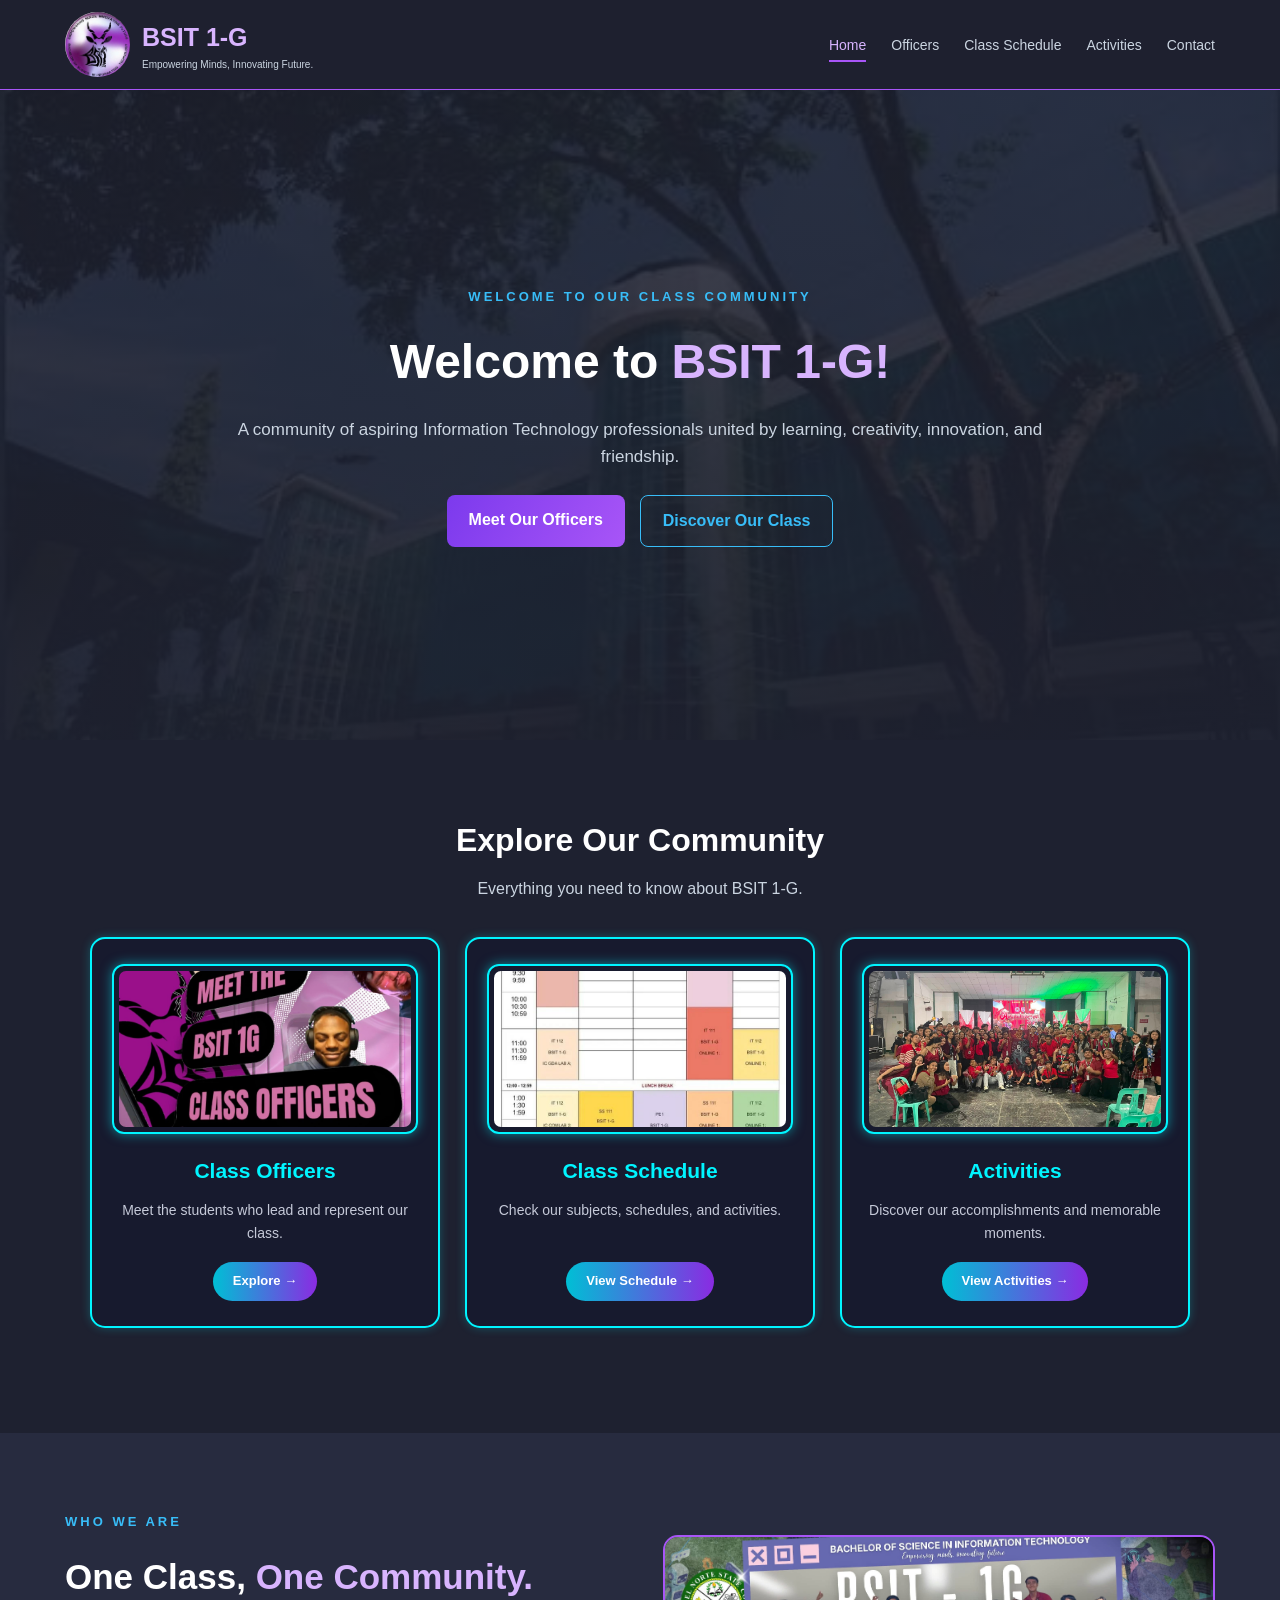
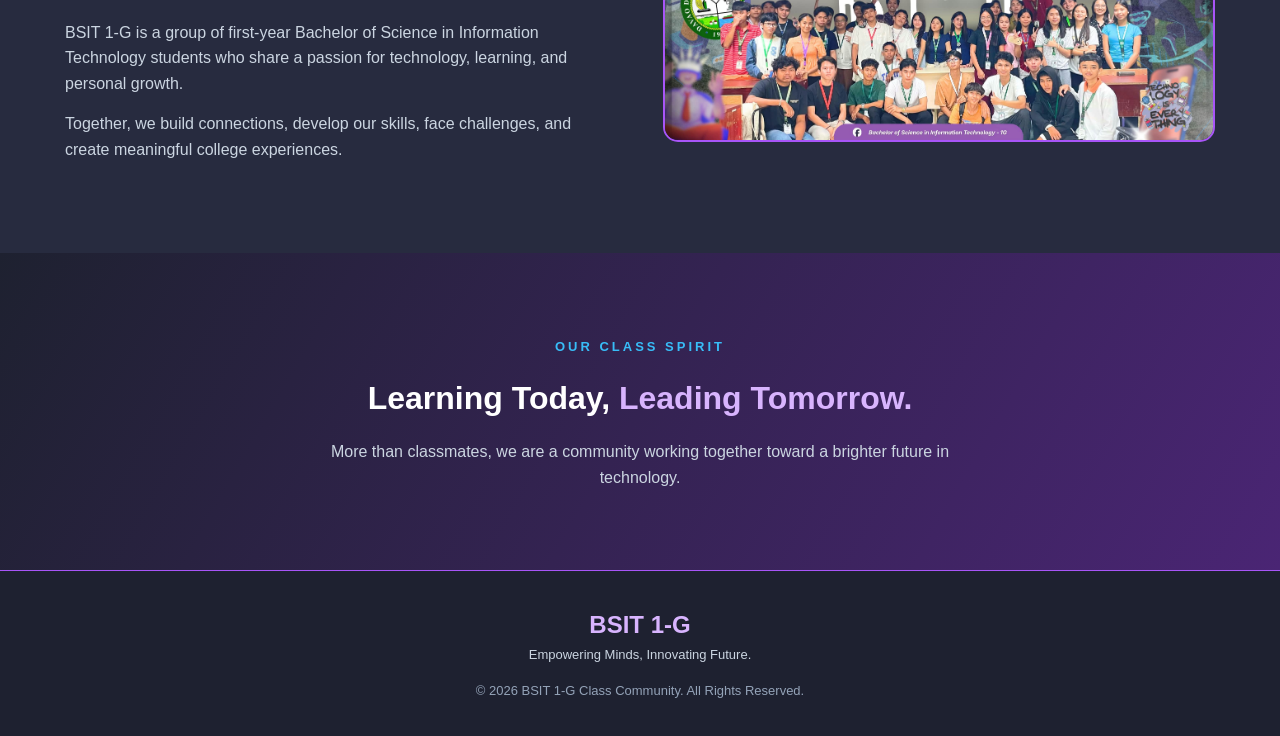
<file: index.html>
<!DOCTYPE html>
    <html lang="en">
    <head>
        <meta charset="UTF-8">
        <meta name="viewport" content="width=device-width, initial-scale=1.0">
        <title>BSIT 1-G | Home</title>
        <link rel="stylesheet" href="css/style.css">
    </head>
    <body>

    <header>
        <nav class="navbar">
            <a href="index.html" class="logo">
                <img src="image/logo.jpg">
                <div>
                    <h1>BSIT 1-G</h1>
                    <p>Empowering Minds, Innovating Future.</p>
                </div>
            </a>

            <ul class="nav-links">
                <li><a href="index.html" class="active">Home</a></li>
                <li><a href="officers.html">Officers</a></li>
                <li><a href="schedule.html">Class Schedule</a></li>
                <li><a href="activities.html">Activities</a></li>
                <li><a href="contact.html">Contact</a></li>
            </ul>
        </nav>
    </header>

    <main>
        <section class="hero">
            <div class="hero-content">
                <span class="small-heading">WELCOME TO OUR CLASS COMMUNITY</span>
                <h2>Welcome to <span>BSIT 1-G!</span></h2>
                <p>
                    A community of aspiring Information Technology
                    professionals united by learning, creativity,
                    innovation, and friendship.
                </p>

                <div class="hero-buttons">
                    <a href="officers.html" class="btn-primary">Meet Our Officers</a>
                    <a href="#about" class="btn-secondary">Discover Our Class</a>
                </div>
            </div>
        </section>

        <section class="quick-section">
            <h2>Explore Our Community</h2>
            <p class="section-description">Everything you need to know about BSIT 1-G.</p>

            <div class="quick-container">
                <a href="officers.html" class="quick-card">
                    <div class="card-icon">
                        <img src="image/Class_Officer.jpg" width="100%" height="100%" alt="CLASS OFFICER">
                    </div>
                    <h3>Class Officers</h3>
                    <p>Meet the students who lead and represent our class.</p>
                    <span>Explore →</span>
                </a>

                <a href="schedule.html" class="quick-card">
                    <div class="card-icon">
                        <img src="image/Schedule.jpg" width="100%" height="100%" alt="SCHEDULE">
                    </div>
                    <h3>Class Schedule</h3>
                    <p>Check our subjects, schedules, and activities.</p>
                    <span>View Schedule →</span>
                </a>

                <a href="activities.html" class="quick-card">
                    <div class="card-icon">
                        <img src="image/AC.jpg" width="100%" height="100%" alt="ACTIVITIES">
                    </div>
                    <h3>Activities</h3>
                    <p>Discover our accomplishments and memorable moments.</p>
                    <span>View Activities →</span>
                </a>
            </div>
        </section>

        <section class="about-section" id="about">
            <div class="about-content">
                <div class="about-text">
                    <span class="small-heading">WHO WE ARE</span>
                    <h2>One Class, <span>One Community.</span></h2>
                    <p>
                        BSIT 1-G is a group of first-year Bachelor of
                        Science in Information Technology students
                        who share a passion for technology, learning,
                        and personal growth.
                    </p>
                    <p>
                        Together, we build connections, develop our
                        skills, face challenges, and create meaningful
                        college experiences.
                    </p>
                </div>

                <div class="about-image">
                    <img src="image/GROUP_PHOTO.jpg" alt="BSIT 1-G Group Photo"> 
                </div>
            </div>
        </section>

        <section class="highlights">
            <span class="small-heading">OUR CLASS SPIRIT</span>
            <h2>Learning Today, <span>Leading Tomorrow.</span></h2>
            <p>
                More than classmates, we are a community working
                together toward a brighter future in technology.
            </p>
        </section>
    </main>

    <footer>
        <h3>BSIT 1-G</h3>
        <p>Empowering Minds, Innovating Future.</p>
        <p class="copyright">© 2026 BSIT 1-G Class Community. All Rights Reserved.</p>
    </footer>

    </body>
    </html>
</file>
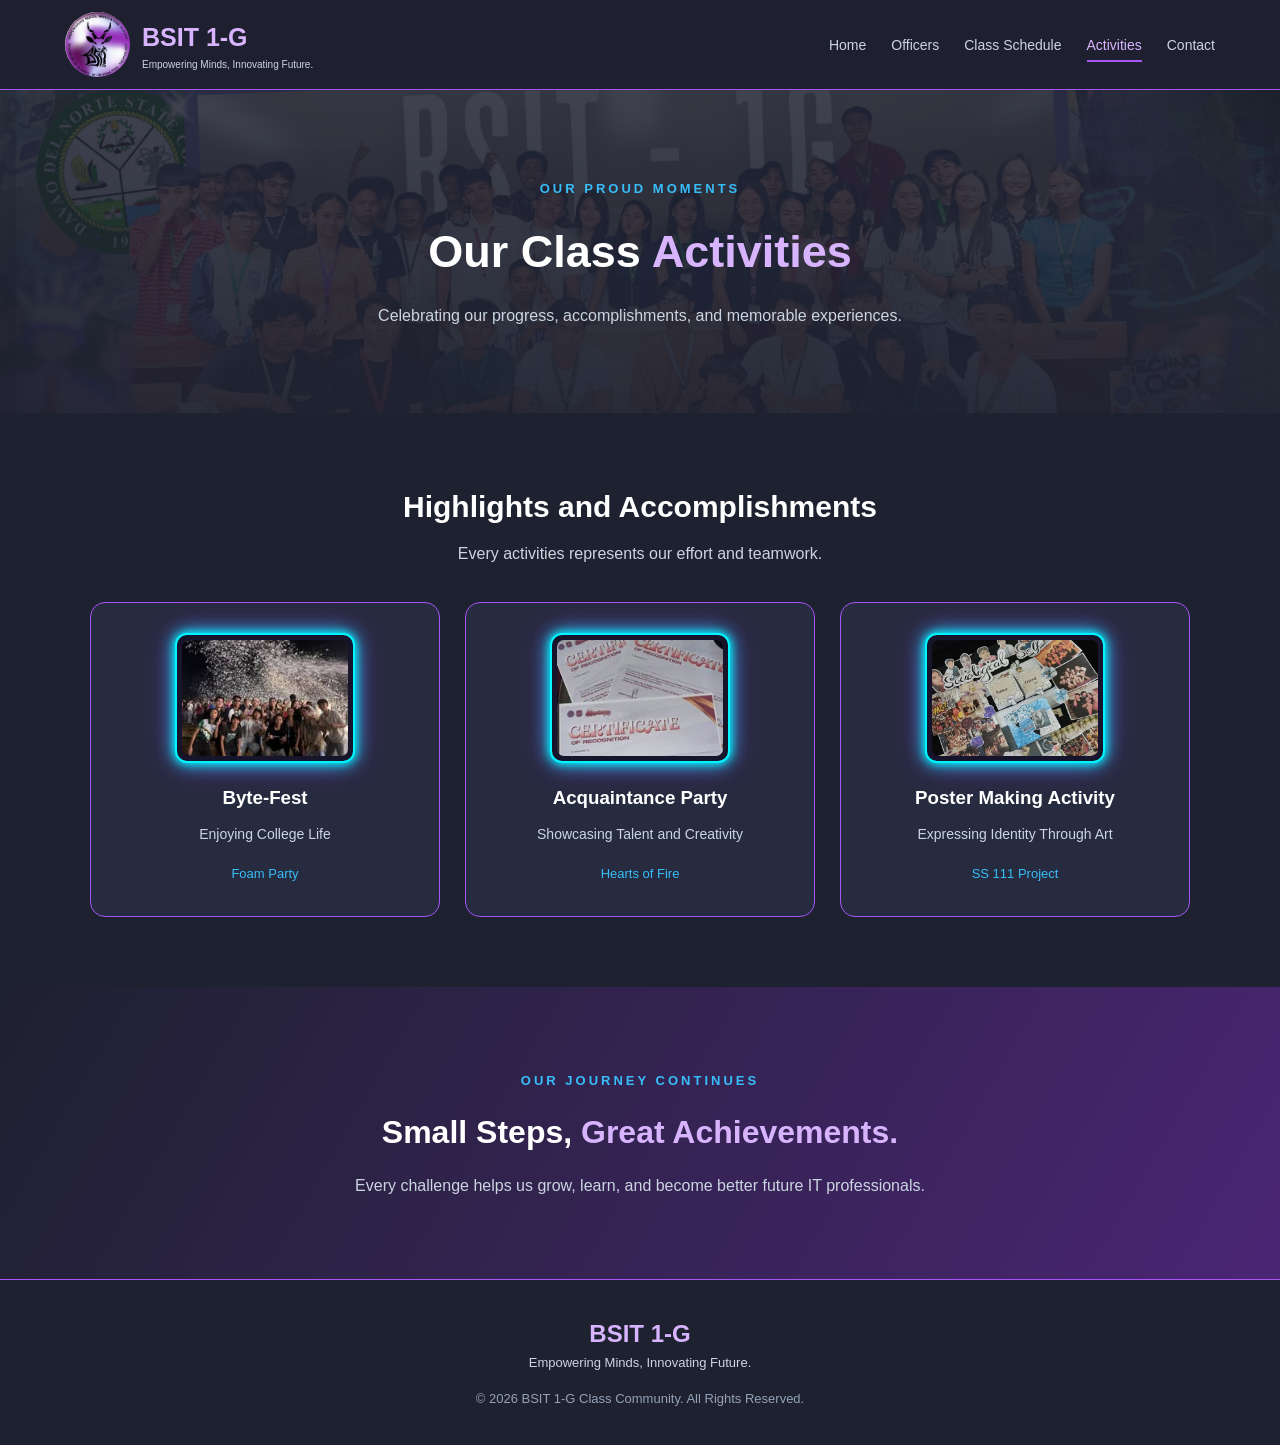
<file: activities.html>
<!DOCTYPE html>
<html lang="en">
<head>
    <meta charset="UTF-8">
    <meta name="viewport" content="width=device-width, initial-scale=1.0">
    <title>BSIT 1-G | Activities</title>
    <link rel="stylesheet" href="css/style.css">
</head>
<body>

<header>
    <nav class="navbar">
        <a href="index.html" class="logo">
            <img src="image/logo.jpg" alt="BSIT Logo">
            <div>
                <h1>BSIT 1-G</h1>
                <p>Empowering Minds, Innovating Future.</p>
            </div>
        </a>

        <ul class="nav-links">
            <li><a href="index.html">Home</a></li>
            <li><a href="officers.html">Officers</a></li>
            <li><a href="schedule.html">Class Schedule</a></li>
            <li><a href="activities.html" class="active">Activities</a></li>
            <li><a href="contact.html">Contact</a></li>
        </ul>
    </nav>
</header>

<main>
    <section class="page-hero">
        <span class="small-heading">OUR PROUD MOMENTS</span>
        <h2>Our Class <span>Activities</span></h2>
        <p>Celebrating our progress, accomplishments, and memorable experiences.</p>
    </section>

    <section class="activities-section">
        <h2>Highlights and Accomplishments</h2>
        <p class="section-description">Every activities represents our effort and teamwork.</p>

        <div class="activities-container">

            <div class="activities-card">
                <div class="activities-icon">
                    <img src="image/Foam_Party.jpg" alt="Foam Party Activity">
                </div>
                <h3>Byte-Fest</h3>
                <p>Enjoying College Life</p>
                <span>Foam Party</span>
            </div>

            <div class="activities-card">
                <div class="activities-icon">
                    <img src="image/cert.jpg"   alt="Acquaintance Party">
                </div>
                <h3>Acquaintance Party</h3>
                <p>Showcasing Talent and Creativity</p>
                <span>Hearts of Fire</span>
            </div>

            <div class="activities-card">
                <div class="activities-icon">
                    <img src="image/Poster.jpg" alt="Poster Making">
                </div>
                <h3>Poster Making Activity</h3>
                <p>Expressing Identity Through Art</p>
                <span>SS 111 Project</span>
            </div>

        </div>
    </section>

    <section class="highlights">
        <span class="small-heading">OUR JOURNEY CONTINUES</span>
        <h2>Small Steps, <span>Great Achievements.</span></h2>
        <p>
            Every challenge helps us grow, learn, and become better
            future IT professionals.
        </p>
    </section>
</main>

<footer>
    <h3>BSIT 1-G</h3>
    <p>Empowering Minds, Innovating Future.</p>
    <p class="copyright">© 2026 BSIT 1-G Class Community. All Rights Reserved.</p>
</footer>

</body>
</html>
</file>
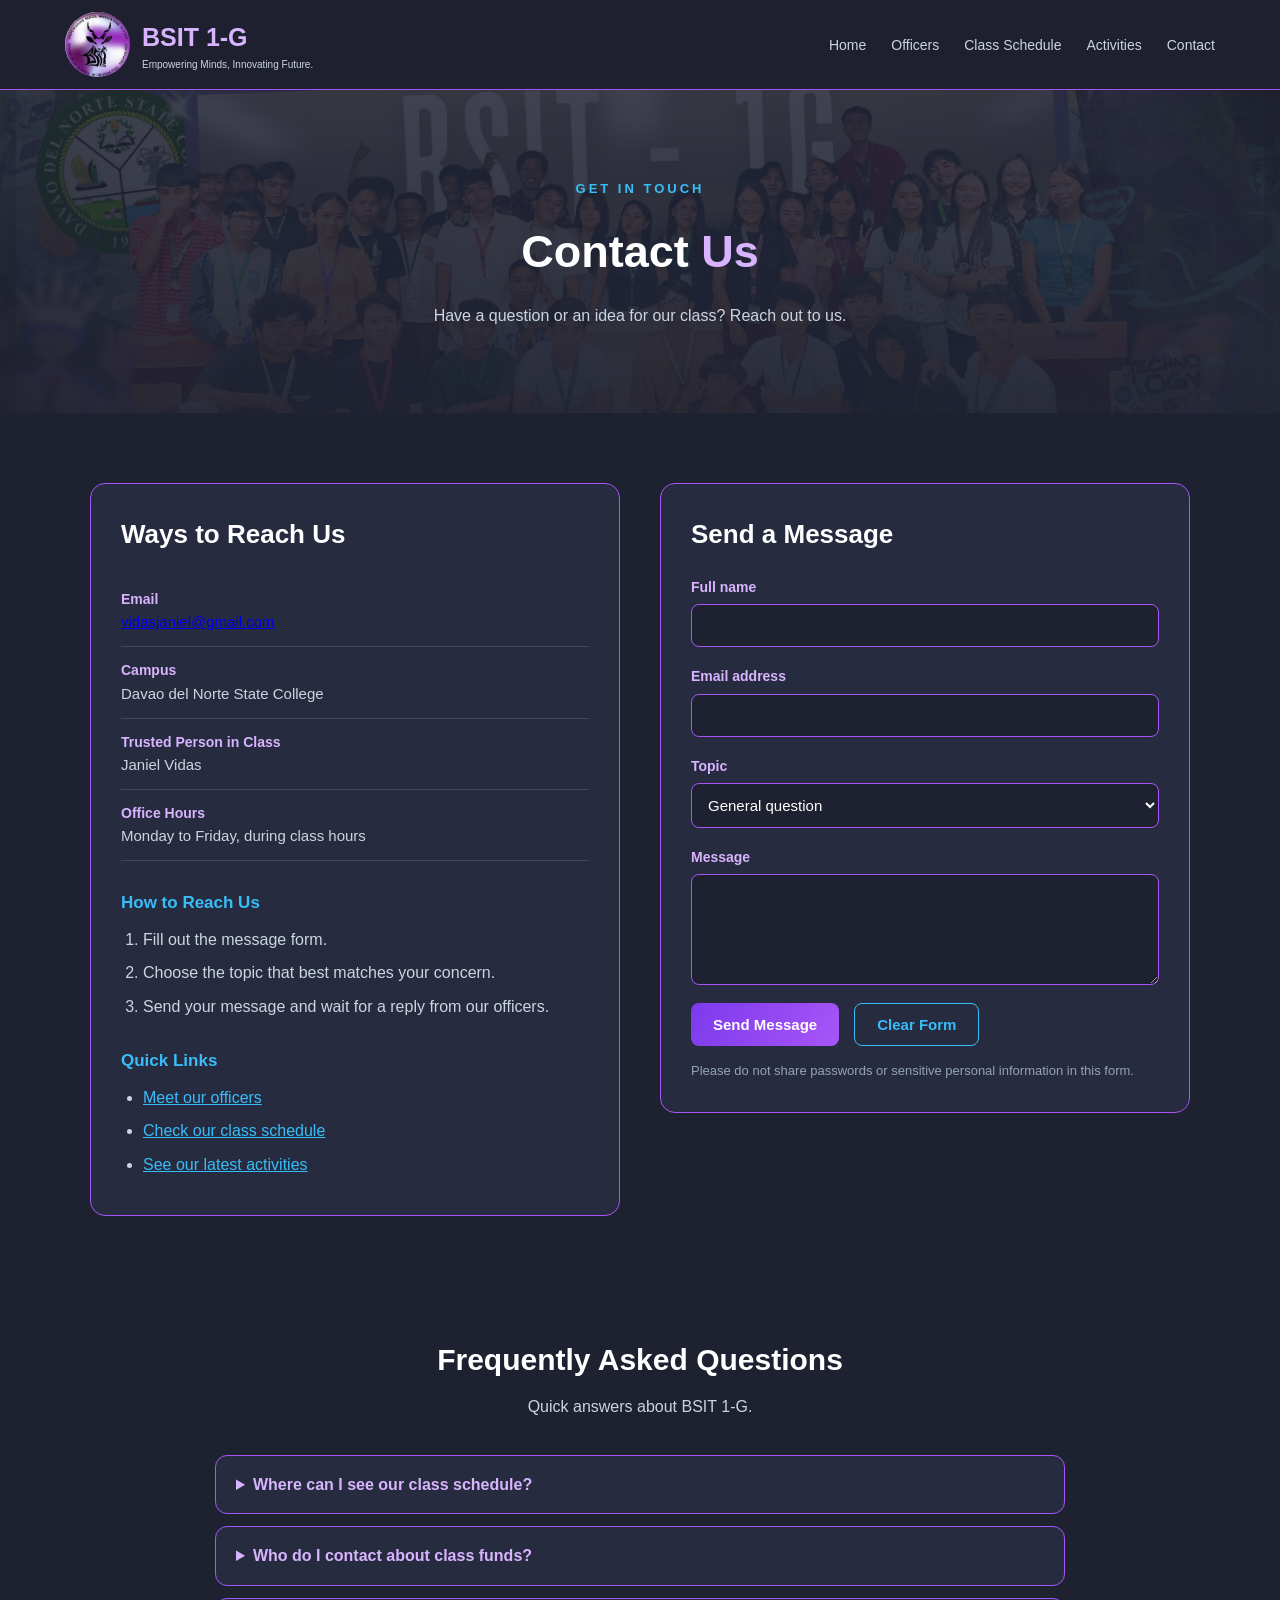
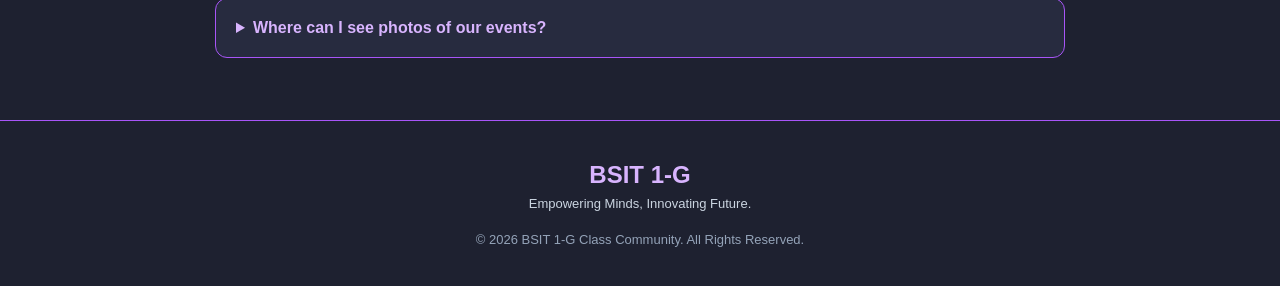
<file: contact.html>
<!DOCTYPE html>
<html lang="en">
<head>
    <meta charset="UTF-8">
    <meta name="viewport" content="width=device-width, initial-scale=1.0">
    <meta name="description" content="Contact the BSIT 1-G class community: ways to reach us, a message form, and frequently asked questions.">
    <title>BSIT 1-G | Contact</title>
    <link rel="stylesheet" href="css/style.css">
</head>
<body>

<a href="#main-content" class="skip-link">Skip to main content</a>

<header>
    <nav class="navbar" aria-label="Main navigation">
        <a href="index.html" class="logo">
            <img src="image/logo.jpg" alt="BSIT 1-G logo" width="65" height="65">
            <div>
                <p class="logo-title">BSIT 1-G</p>
                <p class="logo-tagline">Empowering Minds, Innovating Future.</p>
            </div>
        </a>

        <ul class="nav-links">
            <li><a href="index.html">Home</a></li>
            <li><a href="officers.html">Officers</a></li>
            <li><a href="schedule.html">Class Schedule</a></li>
            <li><a href="activities.html">Activities</a></li>
            <li><a href="contact.html">Contact</a></li>
        </ul>
    </nav>
</header>

<main id="main-content">

    <section class="page-hero">
        <span class="small-heading">GET IN TOUCH</span>
        <h1>Contact <span>Us</span></h1>
        <p>Have a question or an idea for our class? Reach out to us.</p>
    </section>

    <section class="contact-section">
        <div class="contact-grid">

            <div class="contact-info">
                <h2>Ways to Reach Us</h2>

                <ul class="contact-list">
                    <li>
                        <strong>Email</strong>
                        <span><a href="mailto:vidasjaniel@gmail.com">vidasjaniel@gmail.com</a></span>
                    </li>
                    <li>
                        <strong>Campus</strong>
                        <span>Davao del Norte State College</span>
                    </li>
                    <li>
                        <strong>Trusted Person in Class</strong>
                        <span>Janiel Vidas</span>
                    </li>
                    <li>
                        <strong>Office Hours</strong>
                        <span>Monday to Friday, during class hours</span>
                    </li>
                </ul>

                <h3>How to Reach Us</h3>

                <ol class="steps-list">
                    <li>Fill out the message form.</li>
                    <li>Choose the topic that best matches your concern.</li>
                    <li>Send your message and wait for a reply from our officers.</li>
                </ol>

                <h3>Quick Links</h3>

                <ul class="link-list">
                    <li><a href="officers.html">Meet our officers</a></li>
                    <li><a href="schedule.html">Check our class schedule</a></li>
                    <li><a href="activities.html">See our latest activities</a></li>
                </ul>
            </div>

            <div class="contact-form-box">
                <h2>Send a Message</h2>

                <form id="contact-form">
                    <div class="form-group">
                        <label for="name">Full name</label>
                        <input type="text" id="name" name="name" autocomplete="name" required>
                    </div>

                    <div class="form-group">
                        <label for="email">Email address</label>
                        <input type="email" id="email" name="email" autocomplete="email" required>
                    </div>

                    <div class="form-group">
                        <label for="topic">Topic</label>
                        <select id="topic" name="topic">
                            <option value="general">General question</option>
                            <option value="schedule">Class schedule</option>
                            <option value="activities">Activities and events</option>
                            <option value="feedback">Feedback</option>
                        </select>
                    </div>

                    <div class="form-group">
                        <label for="message">Message</label>
                        <textarea id="message" name="message" rows="5" required></textarea>
                    </div>

                    <div class="form-buttons">
                        <button type="submit" class="btn-primary btn-button">Send Message</button>
                        <button type="reset" class="btn-secondary btn-button">Clear Form</button>
                    </div>
                </form>

                <p class="privacy-note">
                    Please do not share passwords or sensitive personal information in this form.
                </p>
            </div>
        </div>
    </section>

    <section class="faq-section">
        <h2>Frequently Asked Questions</h2>
        <p class="section-description">Quick answers about BSIT 1-G.</p>

        <div class="faq-list">
            <details>
                <summary>Where can I see our class schedule?</summary>
                <p>Visit the <a href="schedule.html">Class Schedule</a> page for our subjects, times, and rooms.</p>
            </details>

            <details>
                <summary>Who do I contact about class funds?</summary>
                <p>Our Treasurer manages class funds. You can find the name on the <a href="officers.html">Officers</a> page.</p>
            </details>

            <details>
                <summary>Where can I see photos of our events?</summary>
                <p>Our <a href="activities.html">Activities</a> page shows our memorable moments.</p>
            </details>
        </div>
    </section>

</main>

<footer>
    <p class="footer-title">BSIT 1-G</p>
    <p>Empowering Minds, Innovating Future.</p>
    <p class="copyright">© 2026 BSIT 1-G Class Community. All Rights Reserved.</p>
</footer>

</body>
</html>
</file>
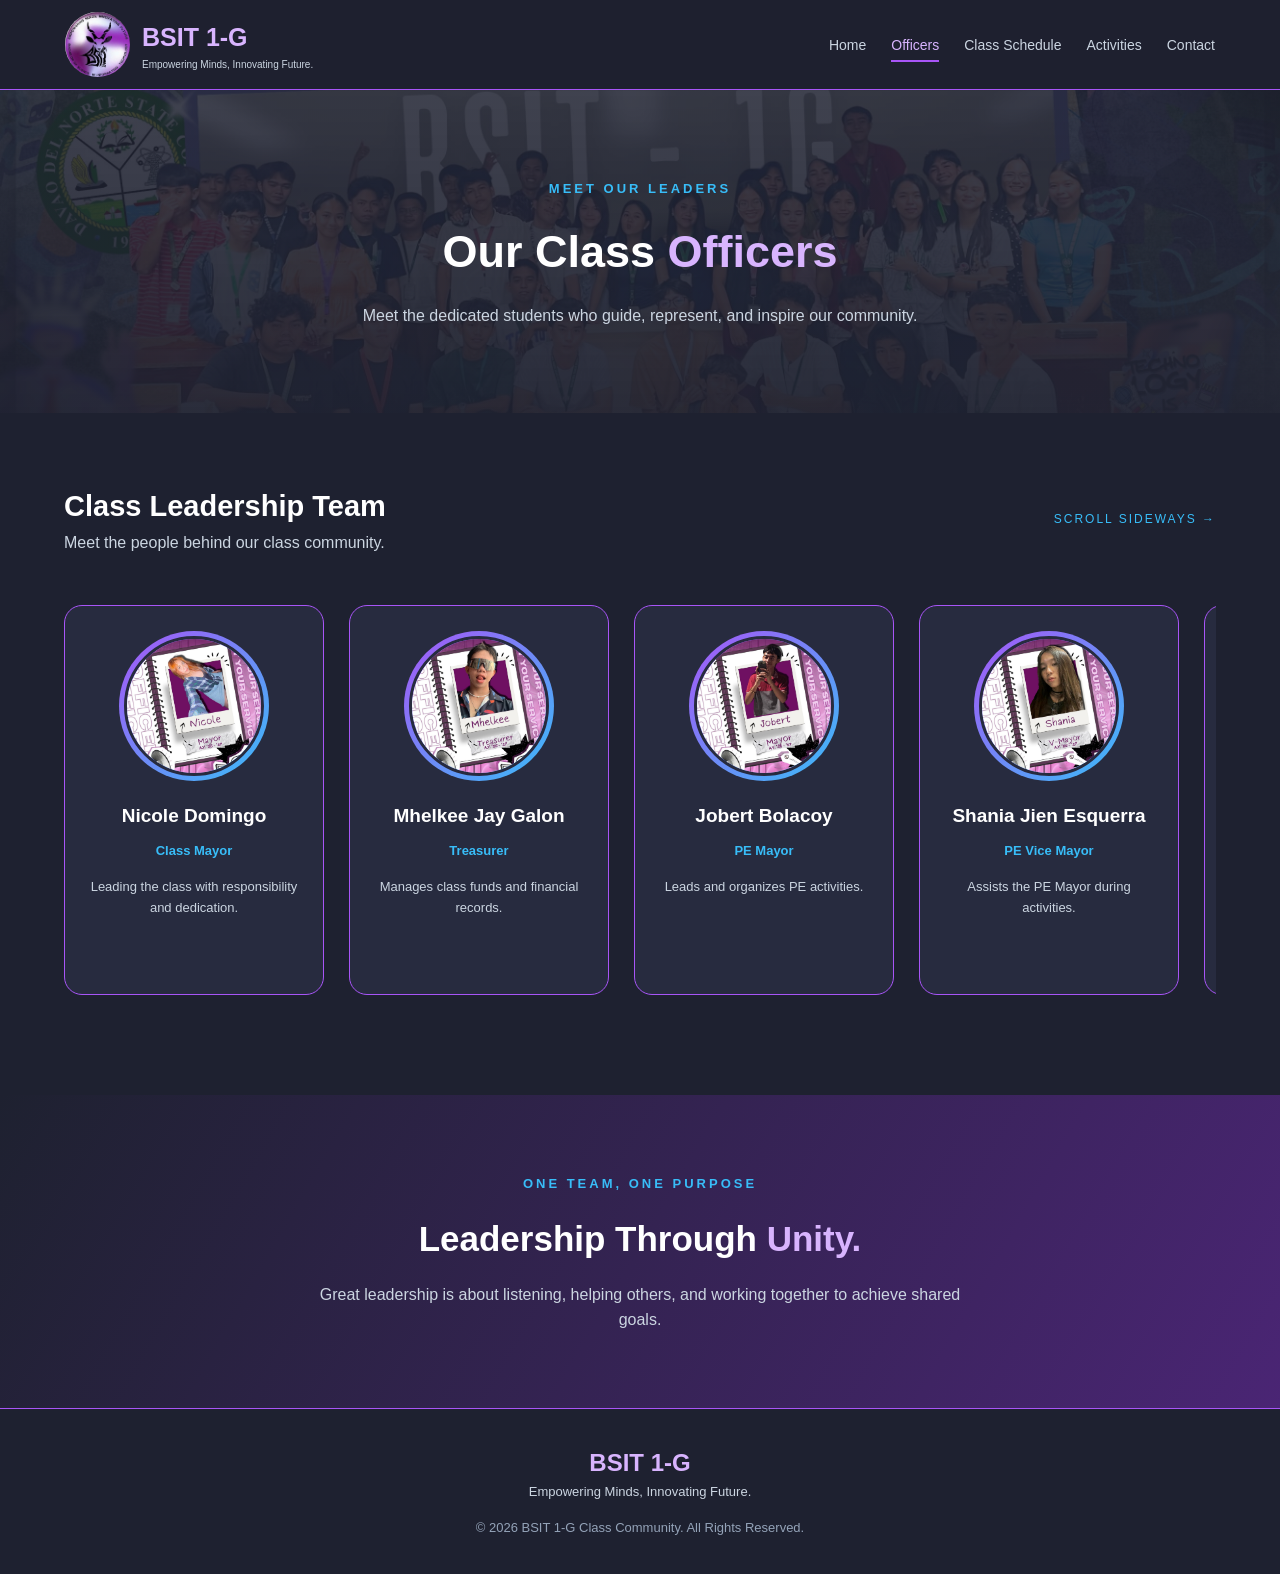
<file: officers.html>
<!DOCTYPE html>
<html lang="en">
<head>
    <meta charset="UTF-8">
    <meta name="viewport" content="width=device-width, initial-scale=1.0">
    <title>BSIT 1-G | Officers</title>
    <link rel="stylesheet" href="css/style.css">
</head>
<body>

<header>
    <nav class="navbar">
        <a href="index.html" class="logo">
            <img src="image/logo.jpg" alt="BSIT Logo">
            <div>
                <h1>BSIT 1-G</h1>
                <p>Empowering Minds, Innovating Future.</p>
            </div>
        </a>

        <ul class="nav-links">
            <li><a href="index.html">Home</a></li>
            <li><a href="officers.html" class="active">Officers</a></li>
            <li><a href="schedule.html">Class Schedule</a></li>
            <li><a href="activities.html">Activities</a></li>
            <li><a href="contact.html">Contact</a></li>
        </ul>
    </nav>
</header>

<main>
    <section class="officers-hero">
        <span class="small-heading">MEET OUR LEADERS</span>
        <h2>Our Class <span>Officers</span></h2>
        <p>Meet the dedicated students who guide, represent, and inspire our community.</p>
    </section>

    <section class="officers-section">
        <div class="officers-heading">
            <div>
                <h2>Class Leadership Team</h2>
                <p>Meet the people behind our class community.</p>
            </div>
            <span class="scroll-note">SCROLL SIDEWAYS →</span>
        </div>

        <div class="officers-container" >

            <div class="officer-card">
                <div class="officer-image">
                    <img src="image/BSIT_mayor.jpg" class="rotate-left" alt="Mayor">
                </div>
                <h3>Nicole Domingo</h3>
                <span>Class Mayor</span>
                <p>Leading the class with responsibility and dedication.</p>
            </div>

            <div class="officer-card">
                <div class="officer-image">
                    <img src="image/BSIT_treasurer.jpg" class="rotate-left" alt="Treasurer">
                </div>
                <h3>Mhelkee Jay Galon</h3>
                <span>Treasurer</span>
                <p>Manages class funds and financial records.</p>
            </div>

            <div class="officer-card">
                <div class="officer-image">
                    <img src="image/PE_mayor.jpg" class="rotate-left" alt="PE Mayor">
                </div>
                <h3>Jobert Bolacoy</h3>
                <span>PE Mayor</span>
                <p>Leads and organizes PE activities.</p>
            </div>

            <div class="officer-card">
                <div class="officer-image">
                    <img src="image/PE_VM.jpg" class="rotate-left" alt="PE Vice Mayor">
                </div>
                <h3>Shania Jien Esquerra</h3>
                <span>PE Vice Mayor</span>
                <p>Assists the PE Mayor during activities.</p>
            </div>

            <div class="officer-card">
                <div class="officer-image">
                    <img src="image/PE_sec.jpg" class="rotate-left" alt="PE Secretary">
                </div>
                <h3>Rafael Belarmino</h3>
                <span>PE Secretary</span>
                <p>Records important announcements and class information.</p>
            </div>

            <div class="officer-card">
                <div class="officer-image">
                    <img src="image/PE_treasurer.jpg" class="rotate-left" alt="PE Treasurer">
                </div>
                <h3>Kristine Bacelonia  </h3>
                <span>PE Treasurer</span>
                <p>Manages funds for PE-related activities.</p>
            </div>

        </div>
    </section>

    <section class="leadership-message">
        <span class="small-heading">ONE TEAM, ONE PURPOSE</span>
        <h2>Leadership Through <span>Unity.</span></h2>
        <p>
            Great leadership is about listening, helping others,
            and working together to achieve shared goals.
        </p>
    </section>
</main>

<footer>
    <h3>BSIT 1-G</h3>
    <p>Empowering Minds, Innovating Future.</p>
    <p class="copyright">© 2026 BSIT 1-G Class Community. All Rights Reserved.</p>
</footer>

</body>
</html>
</file>
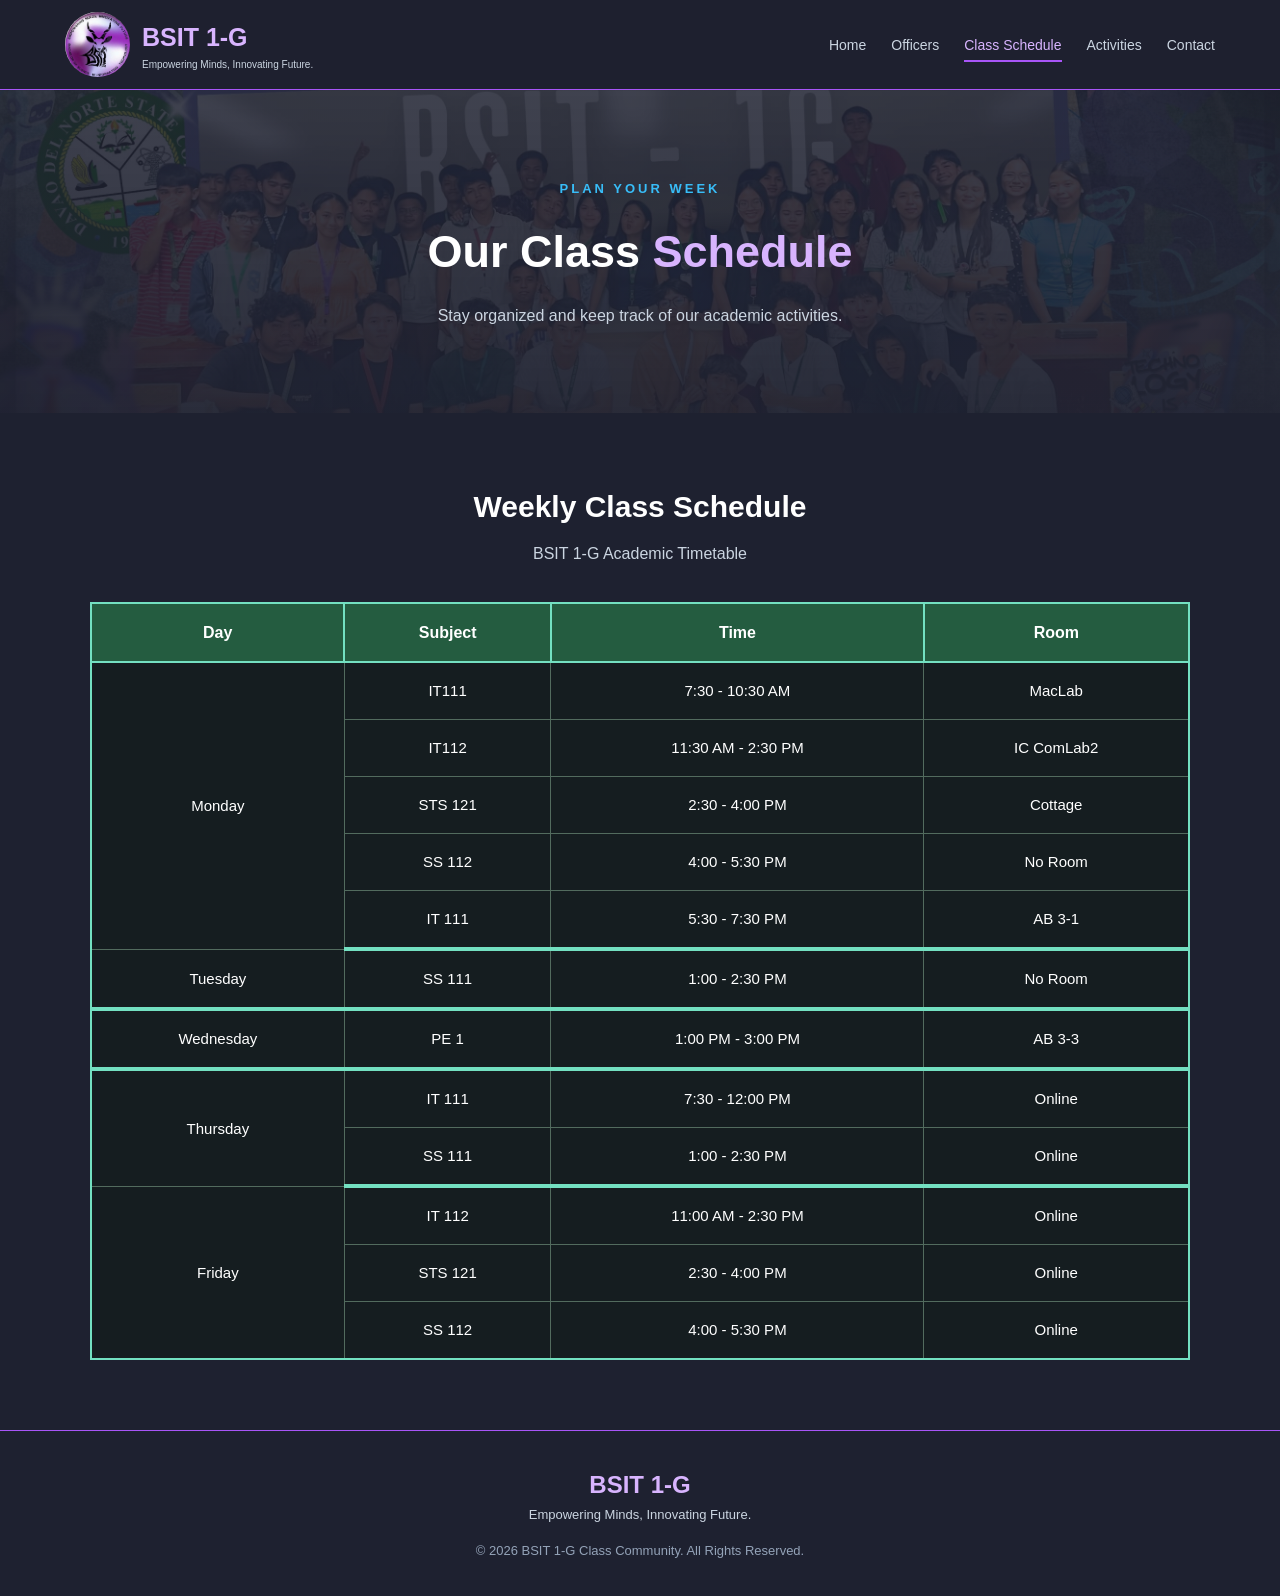
<file: schedule.html>
<!DOCTYPE html>
<html lang="en">
<head>
    <meta charset="UTF-8">
    <meta name="viewport" content="width=device-width, initial-scale=1.0">
    <title>BSIT 1-G | Class Schedule</title>
    <link rel="stylesheet" href="css/style.css">
</head>
<body>

<header>
    <nav class="navbar">
        <a href="index.html" class="logo">
            <img src="image/logo.jpg" alt="BSIT Logo">
            <div>
                <h1>BSIT 1-G</h1>
                <p>Empowering Minds, Innovating Future.</p>
            </div>
        </a>

        <ul class="nav-links">
            <li><a href="index.html">Home</a></li>
            <li><a href="officers.html">Officers</a></li>
            <li><a href="schedule.html" class="active">Class Schedule</a></li>
            <li><a href="activities.html">Activities</a></li>
            <li><a href="contact.html">Contact</a></li>
        </ul>
    </nav>
</header>

<main>
    <section class="page-hero">
        <span class="small-heading">PLAN YOUR WEEK</span>
        <h2>Our Class <span>Schedule</span></h2>
        <p>Stay organized and keep track of our academic activities.</p>
    </section>

   
<section class="schedule-section">
    <h2>Weekly Class Schedule</h2>
    <p class="section-description">BSIT 1-G Academic Timetable</p>

    <div class="table-container">
        <table>
            <thead>
                <tr>
                    <th>Day</th>
                    <th>Subject</th>
                    <th>Time</th>
                    <th>Room</th>
                </tr>
            </thead>

            <tbody>
              
                <tr>
                    <td rowspan="5">Monday</td>
                    <td>IT111</td>
                    <td>7:30 - 10:30 AM</td>
                    <td>MacLab</td>
                </tr>

                <tr>
                    <td>IT112</td>
                    <td>11:30 AM - 2:30 PM</td>
                    <td>IC ComLab2</td>
                </tr>

                <tr>
                    <td>STS 121</td>
                    <td>2:30 - 4:00 PM</td>
                    <td>Cottage</td>
                </tr>

                <tr>
                    <td>SS 112</td>
                    <td>4:00 - 5:30 PM</td>
                    <td>No Room</td>
                </tr>
                <tr>
                    <td>IT 111</td>
                    <td>5:30 - 7:30 PM</td>
                    <td>AB 3-1</td>
                </tr>

              
                <tr>
                    <td>Tuesday</td>
                    <td>SS 111</td>
                    <td>1:00 - 2:30 PM</td>
                    <td>No Room</td>
                </tr>

                
                <tr>
                    <td>Wednesday</td>
                    <td>PE 1</td>
                    <td>1:00 PM - 3:00 PM</td>
                    <td>AB 3-3</td>
                </tr>

               
                <tr>
                    <td rowspan="2">Thursday</td>
                    <td>IT 111</td>
                    <td>7:30 - 12:00 PM</td>
                    <td>Online</td>
                </tr>
                <tr>
                    <td>SS 111</td>
                    <td>1:00 - 2:30 PM</td>
                    <td>Online</td>
                </tr>

            
                <tr>
                    <td rowspan="3">Friday</td>
                    <td>IT 112</td>
                    <td>11:00 AM - 2:30 PM</td>
                    <td>Online</td>
                </tr>
                <tr>
                    <td>STS 121</td>
                    <td>2:30 - 4:00 PM</td>
                    <td>Online</td>
                </tr>
                <tr>
                    <td>SS 112</td>
                    <td>4:00 - 5:30 PM</td>
                    <td>Online</td>
                </tr>
            </tbody>
        </table>
    </div>
</section>
</main>

<footer>
    <h3>BSIT 1-G</h3>
    <p>Empowering Minds, Innovating Future.</p>
    <p class="copyright">© 2026 BSIT 1-G Class Community. All Rights Reserved.</p>
</footer>

</body>
</html>
</file>
<file: css/style.css>
* {
                margin: 0;
                padding: 0;
                box-sizing: border-box;
                scroll-behavior: smooth;
            }

            body {
                font-family: Arial, sans-serif;
                background: #1E2130;
                color: #FFFFFF;
                line-height: 1.6;
            }

            header {
                background: rgba(30, 33, 48, 0.97);
                border-bottom: 1px solid #A855F7;
                position: sticky;
                top: 0;
                z-index: 1000;
            }

            .navbar {
                max-width: 1200px;
                margin: auto;
                padding: 12px 25px;
                display: flex;
                align-items: center;
                justify-content: space-between;
                gap: 20px;
            }

            .logo {
                display: flex;
                align-items: center;
                gap: 12px;
                text-decoration: none;
            }

            .logo img {
                width: 65px;
                height: 65px;
                object-fit: contain;
                border-radius: 50%;
            }

            .logo h1 {
                color: #D8B4FE;
                font-size: 25px;
            }

            .logo p {
                color: #CBD5E1;
                font-size: 10px;
            }

            .nav-links {
                display: flex;
                gap: 25px;
                list-style: none;
            }

            .nav-links a {
                color: #CBD5E1;
                text-decoration: none;
                font-size: 14px;
                transition: 0.3s;
            }

            .nav-links a:hover,
            .nav-links a.active {
                color: #D8B4FE;
                border-bottom: 2px solid #A855F7;
                padding-bottom: 7px;
            }

            .small-heading {
                color: #38BDF8;
                font-size: 13px;
                font-weight: bold;
                letter-spacing: 3px;
            }

            .section-description {
                color: #CBD5E1;
                margin: 10px 0 35px;
            }

            .hero {
                min-height: 650px;

                background:
                    linear-gradient(rgba(30, 33, 48, .85), rgba(30, 33, 48, .95)),
                    url("../image/BG.jpg");

                background-size: cover;
                background-position: center;
                background-repeat: no-repeat;

                display: flex;
                justify-content: center;
                align-items: center;
                text-align: center;

                padding: 70px 20px;
                color: white;

            }
            .hero-content {
                max-width: 900px;
                padding: 30px 35px;

            }

            .hero h2 {
                font-size: 48px;
                margin: 15px 0;
            }

            .hero h2 span,
            .about-text h2 span,
            .highlights h2 span,
            .page-hero h2 span,
            .officers-hero h2 span,
            .leadership-message h2 span {
                color: #D8B4FE;
            }

            .hero-content p {
                color: #CBD5E1;
                font-size: 17px;
                margin-bottom: 25px;
            }

            .hero-buttons {
                display: flex;
                justify-content: center;
                flex-wrap: wrap;
                gap: 15px;
            }

            .btn-primary,
            .btn-secondary {
                padding: 12px 22px;
                border-radius: 8px;
                text-decoration: none;
                font-weight: bold;
                transition: .3s;
            }

            .btn-primary {
                background: linear-gradient(120deg,#7C3AED,#A855F7);
                color: white;
            }

            .btn-secondary {
                color: #38BDF8;
                border: 1px solid #38BDF8;
            }

            .btn-primary:hover,
            .btn-secondary:hover {
                transform: translateY(-4px);
            }

            .quick-section {
                max-width: 1200px;
                margin: auto;
                padding: 75px 25px;
                text-align: center;
            }

            .quick-section h2 {
                font-size: 32px;
            }

            .about-section {
                padding: 75px 25px;
                background: #272B3F;
            }

            .about-content {
                max-width: 1150px;
                margin: auto;
                display: flex;
                align-items: center;
                gap: 45px;
            }

            .about-text,
            .about-image {
                flex: 1;
            }

            .about-text h2 {
                font-size: 35px;
                margin: 15px 0;
            }

            .about-text p {
                color: #CBD5E1;
                margin-bottom: 15px;
            }

            .about-image img {
                width: 100%;
                border-radius: 15px;
                border: 2px solid #A855F7;
            }

            .highlights {
                padding: 80px 20px;
                text-align: center;
                background: linear-gradient(120deg,#1E2130,#4A2574);
            }

            .highlights h2 {
                font-size: 32px;
                margin: 15px 0;
            }

            .highlights p {
                color: #CBD5E1;
                max-width: 650px;
                margin: auto;
            }

            .officers-hero,
            .page-hero {
                padding: 85px 20px;
                text-align: center;
                background:
                    linear-gradient(rgba(30,33,48,.85),rgba(30,33,48,.95)),
                    url("../image/GROUP_PHOTO.jpg");
                background-size: cover;
                background-position: center;
            }

            .officers-hero h2,
            .page-hero h2 {
                font-size: 45px;
                margin: 15px 0;
            }

            .officers-hero p,
            .page-hero p {
                color: #CBD5E1;
                max-width: 650px;
                margin: auto;
            }

            .officers-section {
                padding: 70px 5%;
                max-width: 1300px;
                margin: auto;
            }

            .officers-heading {
                display: flex;
                justify-content: space-between;
                align-items: center;
                gap: 15px;
                margin-bottom: 30px;
            }

            .officers-heading h2 {
                font-size: 29px;
            }

            .officers-heading p {
                color: #CBD5E1;
            }

            .scroll-note {
                color: #38BDF8;
                font-size: 12px;
                letter-spacing: 2px;
                white-space: nowrap;
            }

            .officers-container {
                display: flex;
                flex-direction: row;
                flex-wrap: nowrap;
                gap: 25px;
                width: 100%;
                overflow-x: auto;
                overflow-y: hidden;
                padding: 20px 10px 30px;
                scroll-snap-type: x proximity;
            }

            .officers-container::-webkit-scrollbar {
                height: 10px;
            }

            .officers-container::-webkit-scrollbar-track {
                background: #272B3F;
                border-radius: 20px;
            }

            .officers-container::-webkit-scrollbar-thumb {
                background: linear-gradient(90deg,#A855F7,#38BDF8);
                border-radius: 20px;
            }

            .officers-container::-webkit-scrollbar-thumb:hover {
                background: #D8B4FE;
            }

            .officer-card {
                flex: 0 0 260px;
                width: 260px;
                min-width: 260px;
                min-height: 390px;
                padding: 25px 20px;
                text-align: center;
                background: #272B3F;
                border: 1px solid #A855F7;
                border-radius: 18px;
                scroll-snap-align: start;
                transition: .3s;
            }

            .officer-card:hover {
                transform: translateY(-8px);
                border-color: #38BDF8;
                box-shadow: 0 0 20px rgba(56,189,248,.2);
            }

            .officer-image {
                width: 150px;
                height: 150px;
                margin: 0 auto 20px;
                border-radius: 50%;
                padding: 5px;
                background: linear-gradient(135deg,#A855F7,#38BDF8);
            }

            .officer-image img {
                width: 100%;
                height: 100%;
                object-fit: cover;
                border-radius: 50%;
                border: 3px solid #272B3F;
            }

            .officer-image img.rotate-left {
                transform: rotate(90deg);
            }

            .officer-image img.rotate-right {
                transform: rotate(-90deg);
            }
            .officer-card h3 {
                font-size: 19px;
                margin-bottom: 5px;
            }

            .officer-card span {
                color: #38BDF8;
                font-size: 13px;
                font-weight: bold;
            }

            .officer-card p {
                color: #CBD5E1;
                font-size: 13px;
                margin-top: 15px;
            }

            .leadership-message {
                text-align: center;
                padding: 75px 20px;
                background: linear-gradient(120deg,#1E2130,#4A2574);
            }

            .leadership-message h2 {
                font-size: 35px;
                margin: 15px 0;
            }

            .leadership-message p {
                color: #CBD5E1;
                max-width: 650px;
                margin: auto;
            }

            .schedule-section,
            .activities-section {
                max-width: 1150px;
                margin: auto;
                padding: 70px 25px;
                text-align: center;
            }

            .schedule-section h2,
            .activities-section h2 {
                font-size: 30px;
            }

            .table-container {
                overflow-x: auto;
                margin-top: 30px;
            }

            table {
                width: 100%;
                border-collapse: collapse;
                background: #272B3F;
            }

            th, td {
                padding: 18px;
                border: 1px solid #45445F;
                text-align: center;
            }

            th {
                background: #4A2574;
                color: white;
            }

            td {
                color: #CBD5E1;
            }

            tbody tr:hover {
                background: #35334F;
            }

            .activities-container {
                display: flex;
                flex-wrap: wrap;
                justify-content: center;
                gap: 25px;
                margin-top: 35px;
            }

            .activities-card {
                flex: 1 1 250px;
                max-width: 350px;
                padding: 30px;
                background: #272B3F;
                border: 1px solid #A855F7;
                border-radius: 15px;
                transition: .3s;
            }

            .activities-card:hover {
                transform: translateY(-8px);
                border-color: #38BDF8;
            }   

            .activities-card h3 {
                margin-bottom: 10px;
            }

            .activities-card p {
                color: #CBD5E1;
                font-size: 14px;
                margin-bottom: 15px;
            }

            .activities-card span {
                color: #38BDF8;
                font-size: 13px;
            }

            footer {
                padding: 35px 20px;
                text-align: center;
                background: #1E2130;
                border-top: 1px solid #A855F7;
            }

            footer h3 {
                color: #D8B4FE;
                font-size: 24px;
            }

            footer p {
                color: #CBD5E1;
                font-size: 13px;
            }

            .copyright {
                margin-top: 15px;
                color: #94A3B8;
            }

            @media (max-width: 768px) {
                .navbar {
                    flex-direction: column;
                }

                .nav-links {
                    justify-content: center;
                    flex-wrap: wrap;
                    gap: 15px;
                }

                .hero h2 {
                    font-size: 35px;
                }

                .about-content {
                    flex-direction: column;
                }

                .officers-heading {
                    align-items: flex-start;
                    flex-direction: column;
                }

                .officer-card {
                    flex: 0 0 230px;
                    width: 230px;
                    min-width: 230px;
                }

                .officers-container {
                    gap: 15px;
                }

                .officers-hero h2,
                .page-hero h2 {
                    font-size: 35px;
                }
            }

            @media (max-width: 450px) {
                .logo img {
                    width: 55px;
                    height: 55px;
                }
                       
                .nav-links {
                    gap: 12px;
                }

                .nav-links a {
                    font-size: 12px;
                }

                .hero h2 {
                    font-size: 29px;
                }

                .hero-content {
                    padding: 30px 18px;
                }

                .quick-section h2,
                .highlights h2 {
                    font-size: 26px;
                }
            }

            .schedule-section table {
                width: 100%;
                border-collapse: collapse;
                background: #151d20;
                border: 2px solid #73e0c1;
            }

            .schedule-section th {
                padding: 16px;
                text-align: center;
                background: #245c40;
                color: #ffffff;
                border: 2px solid #73e0c1;
                font-weight: bold;
            }

            .schedule-section td {
                padding: 16px;
                text-align: center;
                color: #ffffff;
                border: 1px solid #526b5e;
                font-size: 15px;
                transition: background 0.2s ease;
            }

            .schedule-section tbody tr:nth-child(5) td,
            .schedule-section tbody tr:nth-child(6) td,
            .schedule-section tbody tr:nth-child(7) td,
            .schedule-section tbody tr:nth-child(9) td {
                border-bottom: 4px solid #73e0c1;
            }

            .schedule-section tbody tr:hover td {
                background: #356b4b;
            }

            .activities-icon {
                width: 180px;
                height: 130px;
                margin: 0 auto 20px;
                padding: 5px;

                border: 2px solid #00F5FF;
                border-radius: 12px;

                background: #17152B;

                box-shadow:
                    0 0 8px #00F5FF,
                    0 0 18px #00F5FF,
                    0 0 30px rgba(138, 43, 226, 0.7);

                overflow: hidden;
                transition: 0.3s ease;
            }

            .activities-icon img {
                width: 100%;
                height: 100%;
                object-fit: cover;
                border-radius: 7px;
            }

            .activities-icon:hover {
                border-color: #A020F0;

                box-shadow:
                    0 0 10px #A020F0,
                    0 0 20px #A020F0,
                    0 0 35px #00F5FF;

                transform: scale(1.05);
            }

            .quick-container {
                display: grid;
                grid-template-columns: repeat(3, 1fr);
                gap: 25px;
                max-width: 1100px;
                margin: 30px auto;
                align-items: stretch;
            }

            .quick-card {
                display: flex;
                flex-direction: column;
                align-items: center;
                text-align: center;

                min-height: 380px;
                padding: 25px 20px;

                background: #171A2E;
                border: 2px solid #00F5FF;
                border-radius: 15px;

                text-decoration: none;
                color: #FFFFFF;

                box-shadow: 0 0 10px rgba(0, 245, 255, 0.25);

                transition: all 0.3s ease;
            }

            .quick-card,
            .quick-card:visited,
            .quick-card:hover,
            .quick-card:active {
                text-decoration: none;
                color: #FFFFFF;
            }

            .quick-card * {
                text-decoration: none;
            }

            .card-icon {
                width: 100%;
                height: 170px;
                margin-bottom: 20px;

                border: 2px solid #00F5FF;
                border-radius: 12px;
                padding: 5px;

                overflow: hidden;

                box-shadow: 0 0 12px rgba(0, 245, 255, 0.5);
            }

            .card-icon img {
                width: 100%;
                height: 100%;
                object-fit: cover;
                border-radius: 7px;
            }

            .quick-card h3 {
                color: #00F5FF;
                font-size: 21px;
                margin-bottom: 12px;
            }

            .quick-card p {
                color: #C5C9D8;
                font-size: 14px;
                line-height: 1.6;
                flex-grow: 1;
            }

            .quick-card span {
                display: inline-block;
                margin-top: 18px;
                padding: 9px 20px;

                color: #FFFFFF;
                background: linear-gradient(90deg, #00BFD5, #8A2BE2);
                border-radius: 20px;

                font-size: 13px;
                font-weight: bold;
            }

            .quick-card:hover {
                transform: translateY(-8px);
                border-color: #A020F0;

                box-shadow:
                    0 0 12px #00F5FF,
                    0 0 25px rgba(160, 32, 240, 0.7);
            }

            @media (max-width: 768px) {
                .quick-container {
                    grid-template-columns: repeat(2, 1fr);
                }
            }

            @media (max-width: 500px) {
                .quick-container {
                    grid-template-columns: 1fr;
                }
            }

        .skip-link {
            position: absolute;
            left: -999px;
            top: 10px;
            background: #A855F7;
            color: #FFFFFF;
            padding: 10px 18px;
            border-radius: 8px;
            z-index: 2000;
            text-decoration: none;
            font-weight: bold;
        }

        .skip-link:focus {
            left: 10px;
        }

        a:focus-visible,
        button:focus-visible,
        input:focus-visible,
        select:focus-visible,
        textarea:focus-visible,
        summary:focus-visible,
        .officers-container:focus-visible {
            outline: 3px solid #38BDF8;
            outline-offset: 3px;
        }

        .logo .logo-title {
            font-family: Arial, sans-serif;  /* same as body */
            color: #D8B4FE;
            font-size: 25px;
            font-weight: bold;
            line-height: 1.6;
        }

        .logo .logo-tagline {
            font-family: Arial, sans-serif;  /* same as body */
            color: #CBD5E1;
            font-size: 10px;
            font-weight: normal;
            line-height: 1.6;
        }
       
           @media (max-width: 450px) {
               .logo h1,       
               .logo .logo-title {
                   font-size: 22px;
               }
        }

        .footer-title {
            color: #D8B4FE;
            font-size: 24px;
            font-weight: bold;
        }

        .page-hero h1 {
            font-size: 45px;
            margin: 15px 0;
        }

        .page-hero h1 span {
            color: #D8B4FE;
        }

        .btn-button {
            display: inline-block;
            font-family: inherit;
            font-size: 15px;
            cursor: pointer;
            background-color: transparent;
        }

        .btn-primary.btn-button {
            border: none;
            background: linear-gradient(120deg, #7C3AED, #A855F7);
        }

        .contact-section {
            max-width: 1150px;
            margin: auto;
            padding: 70px 25px;
        }

        .contact-grid {
            display: flex;
            gap: 40px;
            align-items: flex-start;
        }

        .contact-info,
        .contact-form-box {
            flex: 1;
            background: #272B3F;
            border: 1px solid #A855F7;
            border-radius: 15px;
            padding: 30px;
        }

        .contact-info h2,
        .contact-form-box h2 {
            font-size: 26px;
            margin-bottom: 20px;
        }

        .contact-info h3 {
            color: #38BDF8;
            font-size: 17px;
            margin: 28px 0 10px;
        }

        .contact-list {
            list-style: none;
            margin-bottom: 20px;
        }

        .contact-list li {
            padding: 12px 0;
            border-bottom: 1px solid #45445F;
            display: flex;
            flex-direction: column;
        }

        .contact-list strong {
            color: #D8B4FE;
            font-size: 14px;
        }

        .contact-list span {
            color: #CBD5E1;
            font-size: 15px;
        }

        .steps-list,
        .link-list {
            color: #CBD5E1;
            padding-left: 22px;
        }

        .steps-list li,
        .link-list li {
            margin-bottom: 8px;
        }

        .link-list a,
        .faq-list a {
            color: #38BDF8;
        }

        .form-group {
            display: flex;
            flex-direction: column;
            margin-bottom: 18px;
        }

        .form-group label {
            color: #D8B4FE;
            font-size: 14px;
            font-weight: bold;
            margin-bottom: 6px;
        }

        .form-group input,
        .form-group select,
        .form-group textarea {
            background: #1E2130;
            color: #FFFFFF;
            border: 1px solid #A855F7;
            border-radius: 8px;
            padding: 12px;
            font-family: inherit;
            font-size: 15px;
        }

        .form-group textarea {
            resize: vertical;
        }

        .error-msg {
            color: #FCA5A5;
            font-size: 13px;
            margin-top: 5px;
            min-height: 18px;
        }

        .form-buttons {
            display: flex;
            flex-wrap: wrap;
            gap: 15px;
            margin-top: 10px;
        }

        .form-status {
            margin-top: 15px;
            color: #86EFAC;
            font-size: 14px;
            min-height: 22px;
        }

        .privacy-note {
            margin-top: 15px;
            color: #94A3B8;
            font-size: 13px;
        }

        .faq-section {
            max-width: 900px;
            margin: auto;
            padding: 50px 25px;
            text-align: center;
        }

        .faq-section h2 {
            font-size: 30px;
        }

        .faq-list {
            text-align: left;
        }

        .faq-list details {
            background: #272B3F;
            border: 1px solid #A855F7;
            border-radius: 12px;
            padding: 16px 20px;
            margin-bottom: 12px;
        }

        .faq-list summary {
            cursor: pointer;
            font-weight: bold;
            color: #D8B4FE;
        }

        .faq-list details p {
            color: #CBD5E1;
            margin-top: 10px;
        
        } 
        .email-link {
           color: #22C55E;
           text-decoration: none;
        }

        .email-link:hover {
    color: #86EFAC;
    text-decoration: underline;
        }

        @media (max-width: 768px) {
            .contact-grid {
                flex-direction: column;
            }

            .contact-info,
            .contact-form-box {
                width: 100%;
            }

            .page-hero h1 {
                font-size: 35px;
            }
        }
</file>
